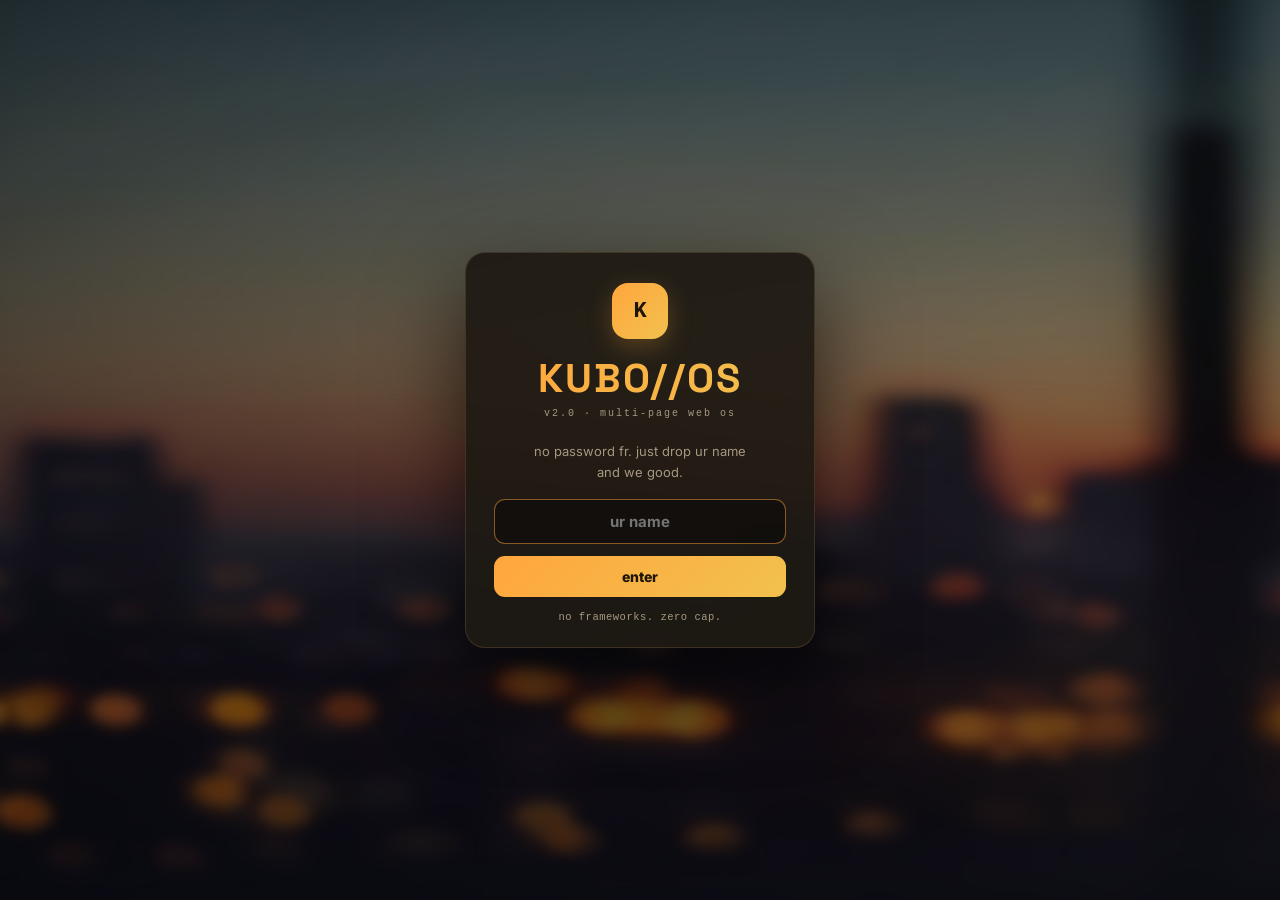
<file: index.html>
<!DOCTYPE html>
<html lang="en">
<head>
<meta charset="UTF-8">
<meta name="viewport" content="width=device-width, initial-scale=1.0">
<title>KuboOS</title>
<style>
  @import url("https://fonts.googleapis.com/css2?family=Inter:wght@400;500;600;700;800&family=Space+Grotesk:wght@500;600;700&display=swap");
  * { margin: 0; padding: 0; box-sizing: border-box; }
  :root {
    --bg: #0e0c09;
    --panel: rgba(24, 20, 15, 0.85);
    --panel2: rgba(30, 25, 19, 0.92);
    --line: rgba(255, 196, 140, 0.14);
    --txt: #f4ecdd;
    --dim: #a59880;
    --amber: #ffa63d;
    --ember: #f2703f;
    --gold: #f2c14e;
    --ink: #1d1508;
    --font: "Inter", "Segoe UI", system-ui, sans-serif;
    --disp: "Space Grotesk", "Inter", "Segoe UI", sans-serif;
    --mono: "Cascadia Code", Consolas, "Courier New", monospace;
  }
  html, body { height: 100%; }
  body {
    font-family: var(--font);
    background: var(--bg);
    color: var(--txt);
    overflow: hidden;
    user-select: none;
    -webkit-user-select: none;
  }
  ::selection { background: var(--amber); color: var(--ink); }

  /* ---------- wallpaper ---------- */
  #wallpaper {
    position: fixed; inset: 0;
    background: linear-gradient(rgba(6, 9, 16, 0.42), rgba(6, 9, 16, 0.72)),
      url("wallpaper.jpg") center / cover no-repeat var(--bg);
  }
  #vignette {
    position: absolute; inset: 0;
    background: radial-gradient(ellipse at 50% 40%, transparent 55%, rgba(4, 6, 10, 0.55) 100%);
  }
  #grid {
    position: absolute; inset: 0;
    background-image:
      linear-gradient(rgba(255, 196, 140, 0.05) 1px, transparent 1px),
      linear-gradient(90deg, rgba(255, 196, 140, 0.05) 1px, transparent 1px);
    background-size: 46px 46px;
    mask-image: radial-gradient(ellipse at 50% 45%, black 25%, transparent 72%);
    -webkit-mask-image: radial-gradient(ellipse at 50% 45%, black 25%, transparent 72%);
  }
  .orb { position: absolute; border-radius: 50%; filter: blur(100px); animation: drift 16s ease-in-out infinite alternate; }
  .orb.a { width: 420px; height: 420px; background: var(--amber); top: 6%; left: 5%; opacity: 0.13; }
  .orb.b { width: 460px; height: 460px; background: var(--ember); bottom: 4%; right: 6%; opacity: 0.12; animation-delay: -6s; }
  .orb.c { width: 340px; height: 340px; background: var(--gold); top: 42%; left: 55%; opacity: 0.08; animation-delay: -10s; }
  @keyframes drift { from { transform: translate(0, 0) scale(1); } to { transform: translate(44px, -34px) scale(1.18); } }

  /* ---------- desktop icons ---------- */
  #icons {
    position: absolute; top: 20px; left: 18px;
    display: flex; flex-direction: column; gap: 4px; z-index: 5;
  }
  .dicon {
    width: 96px; padding: 10px 6px; border-radius: 12px;
    display: flex; flex-direction: column; align-items: center; gap: 7px;
    cursor: pointer; font-size: 11.5px; font-weight: 600; color: var(--txt);
    text-align: center; border: 1px solid transparent;
    transition: background .12s, border-color .12s, transform .1s;
  }
  .dicon:hover { background: rgba(30, 25, 19, 0.55); border-color: var(--line); transform: translateY(-2px); }
  .dicon:active { transform: scale(0.94); }
  .dicon .ico {
    width: 46px; height: 46px; border-radius: 13px;
    display: grid; place-items: center; font-size: 13px; font-weight: 800;
    font-family: var(--mono); color: var(--ink);
    box-shadow: 0 6px 18px rgba(0, 0, 0, 0.5), inset 0 1px 0 rgba(255, 255, 255, 0.18);
    border: 1px solid rgba(255, 255, 255, 0.12);
  }

  /* ---------- windows ---------- */
  #windows { position: absolute; inset: 0; z-index: 10; pointer-events: none; }
  .win {
    position: absolute; min-width: 280px; min-height: 170px;
    background: var(--panel);
    backdrop-filter: blur(20px);
    -webkit-backdrop-filter: blur(20px);
    border: 1px solid var(--line);
    border-radius: 14px;
    box-shadow: 0 20px 55px rgba(0, 0, 0, 0.55);
    display: flex; flex-direction: column; overflow: hidden;
    pointer-events: auto;
    animation: winin 0.2s cubic-bezier(0.2, 0.9, 0.3, 1.2);
    transition: box-shadow .18s, border-color .18s;
  }
  @keyframes winin { from { opacity: 0; transform: scale(0.92) translateY(14px); } to { opacity: 1; transform: scale(1) translateY(0); } }
  .win.focused { border-color: rgba(255, 166, 61, 0.5); box-shadow: 0 24px 70px rgba(0, 0, 0, 0.75), 0 0 0 1px rgba(255, 166, 61, 0.22), 0 0 34px rgba(255, 166, 61, 0.16); }
  .win.maximized { inset: 0 !important; width: auto !important; height: auto !important; border-radius: 0; }
  .win.dragging .titlebar { cursor: grabbing; }
  .titlebar {
    height: 40px; flex: 0 0 40px; display: flex; align-items: center; gap: 9px;
    padding: 0 8px 0 12px; cursor: grab; touch-action: none;
    background: linear-gradient(180deg, rgba(52, 66, 94, 0.35), rgba(52, 66, 94, 0.08));
    border-bottom: 1px solid var(--line);
  }
  .win:not(.focused) .titlebar { opacity: 0.75; }
  .tchip {
    width: 22px; height: 22px; border-radius: 7px; flex: 0 0 22px;
    display: grid; place-items: center; font-size: 9px; font-weight: 800;
    font-family: var(--mono); color: var(--ink);
    border: 1px solid rgba(255, 255, 255, 0.14);
    box-shadow: inset 0 1px 0 rgba(255, 255, 255, 0.25);
  }
  .title { flex: 1; font-size: 12.5px; font-weight: 700; letter-spacing: 0.3px; display: flex; align-items: center; gap: 8px; overflow: hidden; white-space: nowrap; }
  .tb-btn {
    width: 32px; height: 27px; border: none; border-radius: 7px; cursor: pointer;
    background: transparent; color: var(--dim); font-size: 12px; line-height: 1;
    display: grid; place-items: center; transition: background .1s, color .1s, transform .08s;
  }
  .tb-btn:hover { background: rgba(255, 196, 140, 0.2); color: var(--txt); transform: translateY(-1px); }
  .tb-btn:active { transform: scale(0.9); }
  .tb-btn.close:hover { background: #e5484d; color: #fff; }
  .wframe { flex: 1; width: 100%; border: none; background: transparent; }
  .resizer {
    position: absolute; right: 0; bottom: 0; width: 18px; height: 18px;
    cursor: nwse-resize; touch-action: none;
  }
  .resizer::after {
    content: ""; position: absolute; right: 5px; bottom: 5px;
    width: 8px; height: 8px; border-right: 2px solid var(--dim); border-bottom: 2px solid var(--dim);
    border-radius: 0 0 3px 0; opacity: 0.45;
  }

  /* ---------- taskbar ---------- */
  #taskbar {
    position: fixed; left: 0; right: 0; bottom: 0; height: 54px; z-index: 100;
    display: flex; align-items: center; gap: 8px; padding: 0 12px;
    background: rgba(9, 12, 20, 0.78);
    backdrop-filter: blur(22px); -webkit-backdrop-filter: blur(22px);
    border-top: 1px solid var(--line);
  }
  #kubo {
    width: 42px; height: 42px; border: none; border-radius: 12px; cursor: pointer;
    background: linear-gradient(135deg, var(--amber), var(--gold));
    display: grid; place-items: center; font-weight: 800; font-size: 16px; color: var(--ink);
    box-shadow: 0 4px 16px rgba(255, 166, 61, 0.28), inset 0 1px 0 rgba(255, 255, 255, 0.5);
    transition: transform .12s, filter .12s; position: relative;
  }
  #kubo:hover { transform: scale(1.08) rotate(-4deg); filter: brightness(1.1); }
  #kubo .cube { font-family: var(--mono); }
  #kubo.badge::after {
    content: ""; position: absolute; top: -3px; right: -3px; width: 11px; height: 11px;
    background: var(--ember); border-radius: 50%; border: 2px solid #0e0c09;
    animation: pulse 1.4s infinite;
  }
  @keyframes pulse { 0%, 100% { transform: scale(1); } 50% { transform: scale(1.25); } }
  #runbtns { flex: 1; display: flex; gap: 7px; overflow-x: auto; align-items: center; }
  #runbtns::-webkit-scrollbar { height: 0; }
  .rbtn {
    height: 38px; padding: 0 14px; border: 1px solid var(--line); border-radius: 10px; cursor: pointer;
    background: rgba(255, 196, 140, 0.07); color: var(--txt);
    font-size: 12px; font-weight: 600; display: flex; align-items: center; gap: 8px;
    white-space: nowrap; transition: background .12s, transform .08s, opacity .12s;
    font-family: var(--font);
  }
  .rbtn:hover { background: rgba(255, 196, 140, 0.18); transform: translateY(-1px); }
  .rbtn:active { transform: scale(0.96); }
  .rbtn.active { background: rgba(255, 166, 61, 0.12); border-color: rgba(255, 166, 61, 0.35); }
  .rbtn.min { opacity: 0.55; }
  .rbtn .dot { width: 7px; height: 7px; border-radius: 50%; background: var(--amber); box-shadow: 0 0 6px rgba(255, 166, 61, 0.8); }
  .rbtn.min .dot { background: var(--dim); box-shadow: none; }
  #clock {
    padding: 4px 10px; text-align: right; font-size: 11px; color: var(--dim); line-height: 1.4;
    border-left: 1px solid var(--line); margin-left: 2px; border-radius: 8px;
    transition: background .12s;
  }
  #clock:hover { background: rgba(255, 196, 140, 0.08); }
  #clock .t { font-weight: 700; font-size: 14px; color: var(--txt); font-variant-numeric: tabular-nums; letter-spacing: 0.5px; }
  #clock .t i { font-style: normal; color: var(--amber); }
  #clock .d { color: var(--dim); }

  /* ---------- start menu ---------- */
  #startmenu {
    position: fixed; left: 12px; bottom: 64px; width: 360px; z-index: 99;
    background: var(--panel2); border: 1px solid var(--line); border-radius: 16px;
    box-shadow: 0 26px 70px rgba(0, 0, 0, 0.6); padding: 16px;
    display: none; backdrop-filter: blur(24px); -webkit-backdrop-filter: blur(24px);
    animation: menuin 0.16s ease-out;
  }
  @keyframes menuin { from { opacity: 0; transform: translateY(10px) scale(0.98); } to { opacity: 1; transform: none; } }
  #startmenu.open { display: block; }
  #smhead { display: flex; align-items: center; gap: 10px; margin-bottom: 12px; }
  #smhead .cube {
    width: 34px; height: 34px; border-radius: 10px; display: grid; place-items: center;
    background: linear-gradient(135deg, var(--amber), var(--gold));
    font-family: var(--mono); font-weight: 800; color: var(--ink); font-size: 15px;
  }
  #smhead .who { font-size: 13px; font-weight: 700; }
  #smhead .sub { font-size: 10.5px; color: var(--dim); }
  #smgrid { display: grid; grid-template-columns: 1fr 1fr; gap: 8px; }
  .smitem {
    display: flex; align-items: center; gap: 10px; padding: 10px;
    border: 1px solid var(--line); border-radius: 11px; cursor: pointer;
    background: rgba(255, 196, 140, 0.05); transition: background .1s, transform .06s;
  }
  .smitem:hover { background: rgba(255, 196, 140, 0.15); transform: scale(1.02); }
  .smitem .ico {
    width: 30px; height: 30px; border-radius: 8px; display: grid; place-items: center; font-size: 10px; font-weight: 800;
    font-family: var(--mono); color: var(--ink);
    border: 1px solid rgba(255, 255, 255, 0.12);
  }
  .smitem .nm { font-size: 12.5px; font-weight: 600; }
  #smfoot { margin-top: 12px; font-size: 10px; color: var(--dim); text-align: center; font-family: var(--mono); }

  /* ---------- toasts ---------- */
  #toasts { position: fixed; right: 14px; bottom: 66px; z-index: 300; display: flex; flex-direction: column; gap: 8px; align-items: flex-end; }
  .toast {
    background: var(--panel2); border: 1px solid var(--line); border-radius: 12px;
    padding: 11px 16px; font-size: 12.5px; font-weight: 600; color: var(--txt);
    box-shadow: 0 12px 34px rgba(0, 0, 0, 0.5); cursor: pointer;
    animation: toastin 0.25s cubic-bezier(0.2, 0.9, 0.3, 1.2);
    max-width: 300px; backdrop-filter: blur(16px);
  }
  .toast.bye { animation: toastout 0.25s ease-in forwards; }
  .toast b { color: var(--amber); }
  @keyframes toastin { from { opacity: 0; transform: translateX(30px) scale(0.95); } to { opacity: 1; transform: none; } }
  @keyframes toastout { to { opacity: 0; transform: translateX(30px) scale(0.95); } }

  /* ---------- modal ---------- */
  #modal {
    position: fixed; inset: 0; z-index: 400; display: none; place-items: center;
    background: rgba(4, 6, 10, 0.6); backdrop-filter: blur(6px); -webkit-backdrop-filter: blur(6px);
  }
  #modal.open { display: grid; }
  #modal .box {
    width: 320px; background: var(--panel2); border: 1px solid var(--line); border-radius: 16px;
    padding: 20px; box-shadow: 0 30px 80px rgba(0, 0, 0, 0.65);
    animation: menuin 0.18s ease-out;
  }
  #modal .box p { font-size: 13.5px; line-height: 1.6; margin-bottom: 18px; }
  #modal .btns { display: flex; gap: 8px; justify-content: flex-end; }
  #modal button {
    border: 1px solid var(--line); background: rgba(255, 196, 140, 0.1); color: var(--txt);
    border-radius: 9px; padding: 7px 16px; font-size: 12.5px; font-weight: 700; cursor: pointer;
    transition: background .1s, transform .06s;
  }
  #modal button:hover { background: rgba(255, 196, 140, 0.22); transform: translateY(-1px); }
  #modal button.ok { background: linear-gradient(135deg, #e5484d, #ff7b6b); color: #fff; border: none; }

  /* ---------- boot ---------- */
  #boot {
    position: fixed; inset: 0; z-index: 999; background: var(--bg);
    display: flex; flex-direction: column; align-items: center; justify-content: center; gap: 20px;
    transition: opacity .6s; cursor: wait;
  }
  #boot .logo {
    font-family: var(--disp); font-weight: 700; font-size: 54px; letter-spacing: 3px;
    background: linear-gradient(90deg, var(--amber), var(--ember), var(--gold));
    -webkit-background-clip: text; background-clip: text; color: transparent;
    animation: bootglow 1.8s ease-in-out infinite alternate;
  }
  @keyframes bootglow { from { opacity: 0.85; } to { opacity: 1; } }
  #bootbar { width: 280px; height: 6px; border-radius: 3px; background: rgba(255, 196, 140, 0.14); overflow: hidden; }
  #bootbar i { display: block; height: 100%; width: 0%; background: linear-gradient(90deg, var(--amber), var(--ember)); transition: width .3s; border-radius: 3px; }
  #boot .txt { font-size: 11.5px; color: var(--dim); font-family: var(--mono); letter-spacing: 1px; }
</style>
</head>
<body>

<div id="wallpaper">
  <div id="grid"></div>
  <div class="orb a"></div>
  <div class="orb b"></div>
  <div class="orb c"></div>
  <div id="vignette"></div>
</div>

<div id="icons"></div>
<div id="windows"></div>

<div id="taskbar">
  <button id="kubo" title="kubo menu"><span class="cube">K</span></button>
  <div id="runbtns"></div>
  <div id="clock"><div class="t">--:--:--</div><div class="d">----</div></div>
</div>

<div id="startmenu">
  <div id="smhead">
    <span class="cube">K</span>
    <div><div class="who" id="smwho">hey, there</div><div class="sub">kubo os · v2.0</div></div>
  </div>
  <div id="smgrid"></div>
  <div id="smfoot">no password. no rules. just vibes.</div>
</div>

<div id="toasts"></div>
<div id="modal"><div class="box"><p id="modal-text"></p><div class="btns"><button id="modal-cancel">nah</button><button class="ok" id="modal-ok">yeah</button></div></div></div>

<div id="boot">
  <div class="logo">KUBO//OS</div>
  <div id="bootbar"><i></i></div>
  <div class="txt" id="boottxt">powering up...</div>
</div>

<script>
(function () {
  "use strict";

  var GRADS = {
    hello: "linear-gradient(135deg,#ffd166,#ff9e42)",
    notes: "linear-gradient(135deg,#a7c957,#6a994e)",
    calc:  "linear-gradient(135deg,#e76f51,#c0472f)",
    term:  "linear-gradient(135deg,#8d6e63,#5d4037)",
    about: "linear-gradient(135deg,#d4a373,#a97c50)"
  };

  var APPS = [
    { id: "hello",  name: "Welcome",    icon: "WE", src: "apps/hello.html", w: 480, h: 460 },
    { id: "notes",  name: "Notes",      icon: "NT", src: "apps/notes.html", w: 460, h: 420 },
    { id: "calc",   name: "Calculator", icon: "CA", src: "apps/calc.html",  w: 300, h: 440 },
    { id: "term",   name: "Terminal",   icon: "TR", src: "apps/term.html",  w: 560, h: 380 },
    { id: "about",  name: "About",      icon: "AB", src: "apps/about.html", w: 420, h: 430 }
  ];

  var windows = {};
  var zTop = 100;
  var nextX = 90, nextY = 55;

  function toast(msg) {
    var t = document.createElement("div");
    t.className = "toast";
    t.innerHTML = msg;
    t.onclick = function () { dismiss(t); };
    document.getElementById("toasts").appendChild(t);
    setTimeout(function () { dismiss(t); }, 3200);
    function dismiss(el) {
      el.classList.add("bye");
      setTimeout(function () { el.remove(); }, 250);
    }
  }

  function ask(text, onOk) {
    var m = document.getElementById("modal");
    document.getElementById("modal-text").textContent = text;
    var ok = document.getElementById("modal-ok");
    var cancel = document.getElementById("modal-cancel");
    function close() {
      m.classList.remove("open");
      ok.onclick = cancel.onclick = null;
      document.removeEventListener("keydown", esc);
    }
    function esc(e) { if (e.key === "Escape") close(); }
    ok.onclick = function () { close(); onOk && onOk(); };
    cancel.onclick = close;
    document.addEventListener("keydown", esc);
    m.classList.add("open");
    ok.focus();
  }

  /* ============ window manager ============ */
  function openApp(id) {
    var app = null;
    for (var i = 0; i < APPS.length; i++) if (APPS[i].id === id) app = APPS[i];
    if (!app) return;
    if (windows[id]) { focusWin(id); return; }

    var win = document.createElement("div");
    win.className = "win";
    win.id = "win-" + id;
    win.style.width = app.w + "px";
    win.style.height = app.h + "px";
    win.style.left = Math.min(nextX, Math.max(10, window.innerWidth - app.w - 30)) + "px";
    win.style.top = Math.min(nextY, window.innerHeight - app.h - 90) + "px";
    nextX = (nextX + 45) % (window.innerWidth - 360) + 20;
    nextY = (nextY + 45) % (window.innerHeight - 300) + 20;

    var tbar = document.createElement("div");
    tbar.className = "titlebar";
    tbar.innerHTML = '<span class="title"><span class="tchip" style="background:' + GRADS[id] + '">' + app.icon + '</span>' + app.name + "</span>";
    var btnMax = document.createElement("button");
    btnMax.className = "tb-btn"; btnMax.innerHTML = "▢"; btnMax.title = "maximize (double-click bar)";
    var btnMin = document.createElement("button");
    btnMin.className = "tb-btn"; btnMin.innerHTML = "&minus;"; btnMin.title = "minimize";
    var btnClose = document.createElement("button");
    btnClose.className = "tb-btn close"; btnClose.innerHTML = "✕"; btnClose.title = "close";
    tbar.appendChild(btnMin); tbar.appendChild(btnMax); tbar.appendChild(btnClose);

    var frame = document.createElement("iframe");
    frame.className = "wframe";
    frame.src = app.src;
    frame.title = app.name;

    var resizer = document.createElement("div");
    resizer.className = "resizer";

    win.appendChild(tbar); win.appendChild(frame); win.appendChild(resizer);
    document.getElementById("windows").appendChild(win);

    windows[id] = { win: win, frame: frame, minimized: false };

    frame.addEventListener("load", function () {
      try {
        frame.contentWindow.addEventListener("pointerdown", function () { focusWin(id); }, true);
      } catch (e) {}
    });

    addRunBtn(id, app);
    makeDraggable(win, tbar);
    makeResizable(win, resizer);

    btnClose.onclick = function () { closeApp(id); };
    btnMin.onclick = function () { minimizeApp(id); };
    btnMax.onclick = function () { maximizeApp(id); };
    tbar.ondblclick = function () { maximizeApp(id); };
    win.addEventListener("pointerdown", function () { focusWin(id); });

    focusWin(id);
  }

  function focusWin(id) {
    var w = windows[id]; if (!w) return;
    w.minimized = false;
    w.win.classList.add("focused");
    w.win.style.display = "flex";
    zTop += 1;
    w.win.style.zIndex = zTop;
    for (var k in windows) if (k !== id) windows[k].win.classList.remove("focused");
    paintRunBtns();
    document.getElementById("kubo").classList.remove("badge");
  }

  function minimizeApp(id) {
    var w = windows[id]; if (!w) return;
    w.minimized = true;
    w.win.style.display = "none";
    document.getElementById("kubo").classList.add("badge");
    paintRunBtns();
  }

  function maximizeApp(id) {
    var w = windows[id]; if (!w) return;
    w.win.classList.toggle("maximized");
    paintRunBtns();
  }

  function closeApp(id) {
    var w = windows[id]; if (!w) return;
    w.win.remove();
    delete windows[id];
    var b = document.querySelector('.rbtn[data-id="' + id + '"]');
    if (b) b.remove();
  }

  function makeDraggable(win, tbar) {
    tbar.addEventListener("pointerdown", function (e) {
      if (e.target.closest(".tb-btn")) return;
      var wasMax = win.classList.contains("maximized");
      if (wasMax) {
        win.classList.remove("maximized");
        win.style.width = Math.min(820, window.innerWidth * 0.7) + "px";
        win.style.height = Math.min(560, window.innerHeight * 0.7) + "px";
        win.style.left = Math.max(10, e.clientX - win.offsetWidth / 2) + "px";
        win.style.top = Math.max(4, e.clientY - 22) + "px";
      }
      var sx = e.clientX, sy = e.clientY;
      var ox = win.offsetLeft, oy = win.offsetTop;
      win.classList.add("dragging");
      var mv = function (ev) {
        win.style.left = Math.max(-win.offsetWidth + 80, Math.min(window.innerWidth - 40, ox + ev.clientX - sx)) + "px";
        win.style.top = Math.max(0, Math.min(window.innerHeight - 60, oy + ev.clientY - sy)) + "px";
      };
      var up = function (ev) {
        win.classList.remove("dragging");
        window.removeEventListener("pointermove", mv);
        window.removeEventListener("pointerup", up);
        if (!wasMax && !win.classList.contains("maximized") && ev.clientY <= 10) maximizeApp(win.id.replace("win-", ""));
      };
      window.addEventListener("pointermove", mv);
      window.addEventListener("pointerup", up);
    });
  }

  function makeResizable(win, rz) {
    rz.addEventListener("pointerdown", function (e) {
      var sx = e.clientX, sy = e.clientY;
      var ow = win.offsetWidth, oh = win.offsetHeight;
      var mv = function (ev) {
        win.style.width = Math.max(280, ow + ev.clientX - sx) + "px";
        win.style.height = Math.max(170, oh + ev.clientY - sy) + "px";
      };
      var up = function () {
        window.removeEventListener("pointermove", mv);
        window.removeEventListener("pointerup", up);
      };
      window.addEventListener("pointermove", mv);
      window.addEventListener("pointerup", up);
    });
  }

  /* ============ taskbar ============ */
  function addRunBtn(id, app) {
    var b = document.createElement("button");
    b.className = "rbtn";
    b.dataset.id = id;
    b.title = app.name;
    b.innerHTML = '<span class="dot"></span>' + app.icon + " " + app.name;
    b.onclick = function () {
      var w = windows[id];
      if (w && w.minimized) focusWin(id);
      else if (w && w.win.classList.contains("focused")) minimizeApp(id);
      else if (w) focusWin(id);
      else openApp(id);
    };
    document.getElementById("runbtns").appendChild(b);
    paintRunBtns();
  }

  function paintRunBtns() {
    for (var k in windows) {
      var b = document.querySelector('.rbtn[data-id="' + k + '"]');
      if (!b) continue;
      var w = windows[k];
      b.classList.toggle("active", !w.minimized && w.win.classList.contains("focused"));
      b.classList.toggle("min", w.minimized);
    }
  }

  /* ============ clock ============ */
  function tick() {
    var n = new Date();
    var h = String(n.getHours()).padStart(2, "0");
    var m = String(n.getMinutes()).padStart(2, "0");
    var s = String(n.getSeconds()).padStart(2, "0");
    var days = ["sunday", "monday", "tuesday", "wednesday", "thursday", "friday", "saturday"];
    var months = ["jan", "feb", "mar", "apr", "may", "jun", "jul", "aug", "sep", "oct", "nov", "dec"];
    document.querySelector("#clock .t").innerHTML = h + ":" + m + ':<i>' + s + "</i>";
    document.querySelector("#clock .d").textContent = days[n.getDay()] + ", " + n.getDate() + " " + months[n.getMonth()] + " " + n.getFullYear();
  }
  setInterval(tick, 1000);
  tick();

  /* ============ start menu + desktop icons ============ */
  var smgrid = document.getElementById("smgrid");
  var icoGrid = document.getElementById("icons");
  APPS.forEach(function (a) {
    var si = document.createElement("div");
    si.className = "smitem";
    si.innerHTML = '<span class="ico" style="background:' + GRADS[a.id] + '">' + a.icon + '</span><span class="nm">' + a.name + "</span>";
    si.onclick = function () { toggleMenu(false); openApp(a.id); };
    smgrid.appendChild(si);

    var di = document.createElement("div");
    di.className = "dicon";
    di.innerHTML = '<span class="ico" style="background:' + GRADS[a.id] + '">' + a.icon + "</span><span>" + a.name + "</span>";
    di.onclick = function () { openApp(a.id); };
    icoGrid.appendChild(di);
  });

  var kubo = document.getElementById("kubo");
  kubo.onclick = function (e) { e.stopPropagation(); toggleMenu(); };
  function toggleMenu(force) {
    var sm = document.getElementById("startmenu");
    var open = force === undefined ? !sm.classList.contains("open") : force;
    sm.classList.toggle("open", open);
    if (open) {
      kubo.classList.remove("badge");
      document.getElementById("smwho").textContent = "hey, " + storedName;
    }
  }
  document.addEventListener("pointerdown", function (e) {
    if (!e.target.closest("#startmenu") && !e.target.closest("#kubo")) toggleMenu(false);
  });

  /* ============ boot ============ */
  function doBoot() {
    var lines = ["powering up...", "loading pages (all 7 of them)...", "polishing pixels...", "sheesh, almost done...", "sup, " + storedName + "."];
    var boot = document.getElementById("boot");
    boot.style.display = "flex";
    var bar = document.querySelector("#bootbar i");
    var txt = document.getElementById("boottxt");
    var p = 0, li = 0;
    txt.textContent = lines[0];
    var iv = setInterval(function () {
      p += 6 + Math.random() * 16;
      if (p > 30 && li < 1) { li = 1; txt.textContent = lines[1]; }
      else if (p > 55 && li < 2) { li = 2; txt.textContent = lines[2]; }
      else if (p > 78 && li < 3) { li = 3; txt.textContent = lines[3]; }
      if (p >= 100) {
        p = 100; clearInterval(iv);
        txt.textContent = lines[4];
        boot.style.opacity = "0";
        setTimeout(function () {
          boot.remove();
          if (!localStorage.getItem("kubo_welcomed")) {
            localStorage.setItem("kubo_welcomed", "1");
            openApp("hello");
            toast("u in, <b>" + storedName + "</b>. no password, no drama. just vibes.");
          }
        }, 600);
      }
      bar.style.width = p + "%";
    }, 100);
  }

  /* ============ resize handling ============ */
  window.addEventListener("resize", function () {
    for (var k in windows) {
      var w = windows[k].win;
      if (w.classList.contains("maximized")) continue;
      w.style.left = Math.max(0, Math.min(parseInt(w.style.left) || 0, window.innerWidth - 120)) + "px";
      w.style.top = Math.max(0, Math.min(parseInt(w.style.top) || 0, window.innerHeight - 120)) + "px";
    }
  });

  /* ============ boot flow ============ */
  var storedName = localStorage.getItem("kubo_name") || "";
  if (!storedName) {
    window.location.replace("lockscreen.html");
    return;
  }
  doBoot();

  /* ============ api for app pages ============ */
  window.kuboOS = { openApp: openApp, toast: toast, ask: ask };
})();
</script>
</body>
</html>
</file>
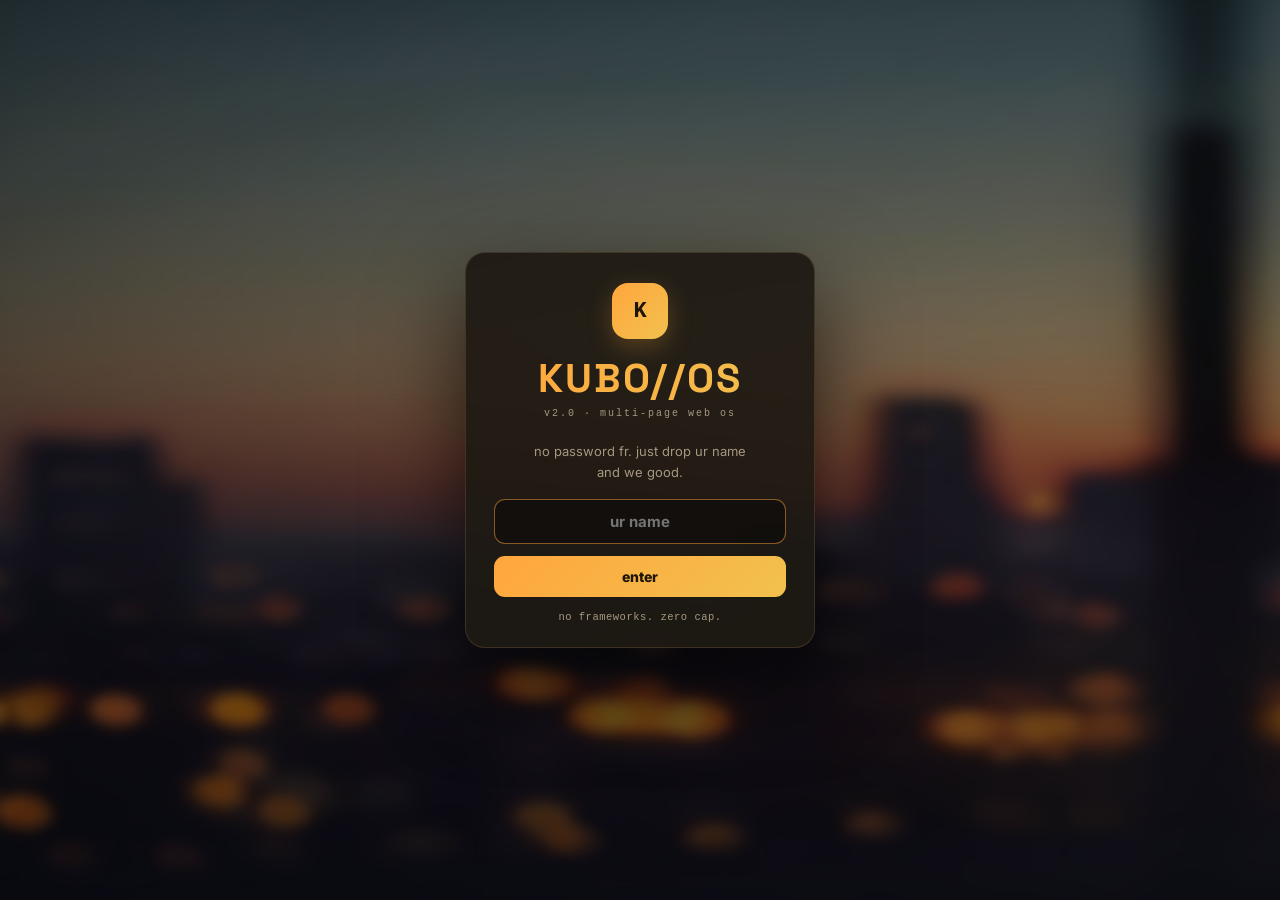
<file: lockscreen.html>
<!DOCTYPE html>
<html lang="en">
<head>
<meta charset="UTF-8">
<title>KuboOS</title>
<style>
  @import url("https://fonts.googleapis.com/css2?family=Inter:wght@400;500;600;700;800&family=Space+Grotesk:wght@500;600;700&display=swap");
  * { margin: 0; padding: 0; box-sizing: border-box; }
  :root {
    --bg: #0e0c09;
    --panel2: rgba(30, 25, 19, 0.92);
    --line: rgba(255, 196, 140, 0.14);
    --txt: #f4ecdd;
    --dim: #a59880;
    --amber: #ffa63d;
    --gold: #f2c14e;
    --ink: #1d1508;
    --font: "Inter", "Segoe UI", system-ui, sans-serif;
    --disp: "Space Grotesk", "Inter", "Segoe UI", sans-serif;
    --mono: "Cascadia Code", Consolas, "Courier New", monospace;
  }
  html, body { height: 100%; }
  body {
    font-family: var(--font);
    background: var(--bg);
    color: var(--txt);
    overflow: hidden;
    user-select: none;
    -webkit-user-select: none;
  }
  ::selection { background: var(--amber); color: var(--ink); }
  #lock { position: fixed; inset: 0; z-index: 900; background: var(--bg); display: grid; place-items: center; }
  #lock .lockbg {
    position: absolute; inset: 0;
    background: linear-gradient(rgba(6, 9, 16, 0.35), rgba(6, 9, 16, 0.65)), url("wallpaper.jpg") center / cover no-repeat;
    filter: blur(6px) saturate(1.15); transform: scale(1.05);
  }
  #lock .card {
    position: relative; z-index: 1; width: 350px; text-align: center;
    background: var(--panel2); border: 1px solid var(--line); border-radius: 20px;
    padding: 30px 28px 24px; box-shadow: 0 34px 90px rgba(0, 0, 0, 0.7);
    animation: pop 0.3s ease-out;
  }
  @keyframes pop { from { opacity: 0; transform: translateY(16px) scale(0.97); } to { opacity: 1; transform: none; } }
  #lock .lgo {
    width: 56px; height: 56px; border-radius: 16px; margin: 0 auto 14px;
    display: grid; place-items: center; font-family: var(--mono); font-weight: 800; font-size: 22px; color: var(--ink);
    background: linear-gradient(135deg, var(--amber), var(--gold));
    box-shadow: 0 8px 24px rgba(255, 166, 61, 0.25);
  }
  #lock .big {
    font-family: var(--disp); font-size: 40px; font-weight: 700; letter-spacing: 2px; margin-bottom: 4px;
    background: linear-gradient(90deg, var(--amber), var(--gold));
    -webkit-background-clip: text; background-clip: text; color: transparent;
  }
  #lock .ver { font-size: 10px; color: var(--dim); font-family: var(--mono); letter-spacing: 2px; display: block; margin-bottom: 22px; }
  #lock .msg { font-size: 13px; color: var(--dim); line-height: 1.6; margin-bottom: 16px; }
  #lock .msg b { color: var(--txt); }
  #lock input {
    width: 100%; background: rgba(14, 12, 9, 0.7); border: 1px solid var(--line); border-radius: 11px;
    padding: 12px 14px; color: var(--txt); font-size: 15px; font-weight: 700; text-align: center;
    outline: none; font-family: var(--font); margin-bottom: 12px;
  }
  #lock input:focus { border-color: rgba(255, 166, 61, 0.5); }
  #lock button {
    width: 100%; border: none; border-radius: 11px; padding: 12px; cursor: pointer;
    background: linear-gradient(135deg, var(--amber), var(--gold)); color: var(--ink);
    font-size: 14px; font-weight: 800; font-family: var(--font);
    transition: transform .08s, filter .1s;
  }
  #lock button:hover { transform: translateY(-1px); filter: brightness(1.06); }
  #lock button:active { transform: scale(0.97); }
  #lock .chg {
    margin-top: 14px; font-size: 11px; color: var(--dim); background: none; border: none;
    cursor: pointer; padding: 0; font-weight: 600; text-decoration: underline; width: auto;
  }
  #lock .chg:hover { color: var(--gold); }
  #lock .foot { margin-top: 14px; font-size: 10.5px; color: var(--dim); font-family: var(--mono); letter-spacing: .5px; }
</style>
</head>
<body>
<div id="lock">
  <div class="lockbg"></div>
  <div class="card">
    <div class="lgo">K</div>
    <div class="big">KUBO//OS</div>
    <span class="ver">v2.0 · multi-page web os</span>
    <div class="msg" id="lockmsg">no password fr. just drop ur name<br>and we good.</div>
    <input id="lockname" placeholder="ur name" maxlength="24">
    <button id="lockgo">enter</button>
    <button class="chg" id="lockchg" style="display:none">not u? change name</button>
    <div class="foot">no frameworks. zero cap.</div>
  </div>
</div>
<script>
var storedName = localStorage.getItem("kubo_name") || "";
var lockName = document.getElementById("lockname");
var lockMsg = document.getElementById("lockmsg");
var lockChg = document.getElementById("lockchg");
var lockGo = document.getElementById("lockgo");
function lockAsk(force) {
  if (!force && storedName) {
    lockMsg.innerHTML = "oh hey, <b>" + storedName + "</b>. missed u fr.<br>hit enter. we good.";
    lockName.style.display = "none";
    lockChg.style.display = "inline-block";
    lockGo.textContent = "unlock";
  } else {
    lockMsg.innerHTML = "no password fr. just drop ur name<br>and we good.";
    lockName.style.display = "block";
    lockChg.style.display = "none";
    lockGo.textContent = "enter";
    lockName.value = storedName;
  }
}
lockAsk(false);
function unlock() {
  var n = lockName.value.trim();
  if (!n && !storedName) { lockName.focus(); return; }
  if (n) { storedName = n; localStorage.setItem("kubo_name", n); }
  window.location.href = "index.html";
}
lockGo.onclick = unlock;
lockChg.onclick = function () { lockAsk(true); lockName.focus(); };
lockName.addEventListener("keydown", function (e) { if (e.key === "Enter") unlock(); });
lockName.focus();
</script>
</body>
</html>
</file>
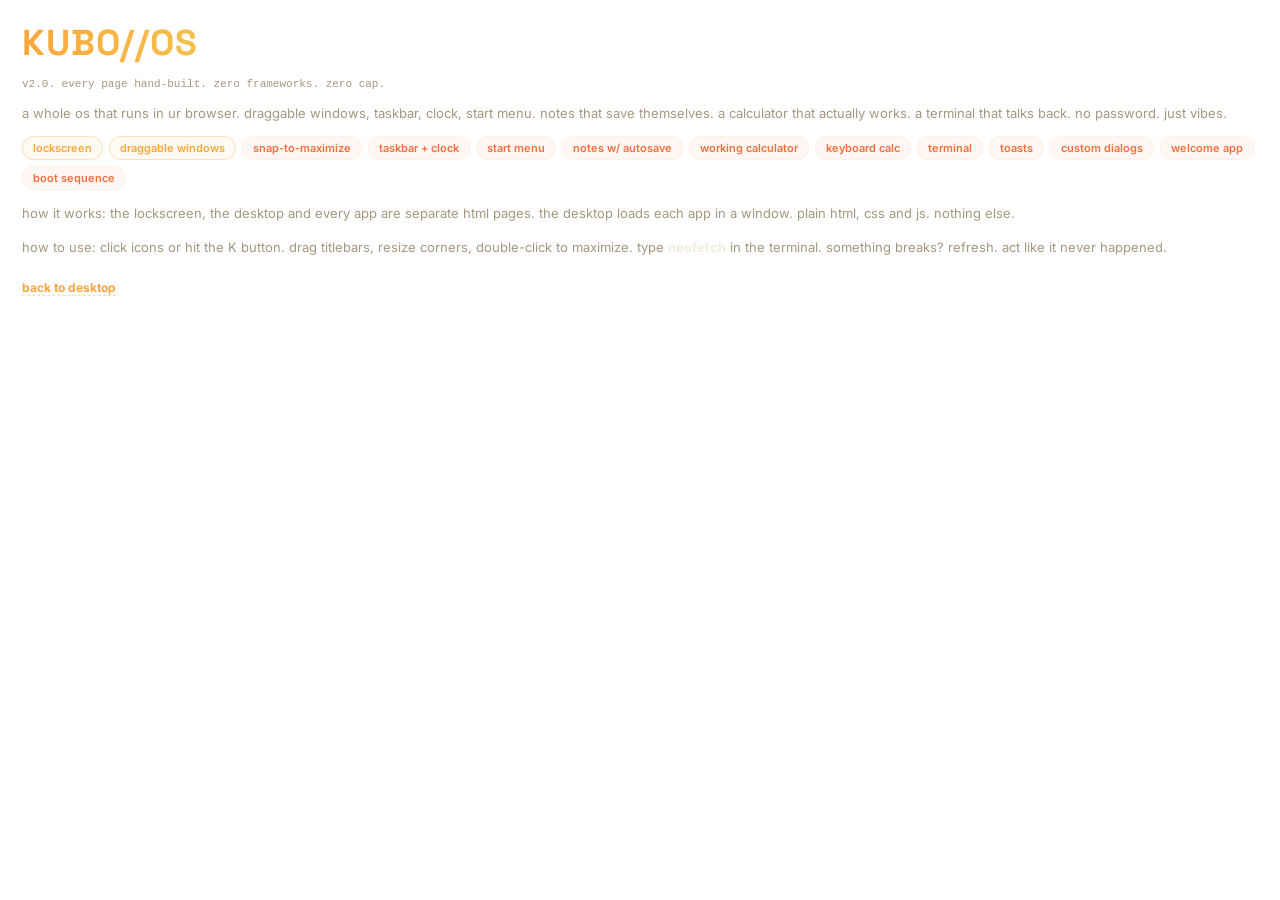
<file: apps/about.html>
<!DOCTYPE html>
<html lang="en">
<head>
<meta charset="UTF-8">
<title>About</title>
<link rel="stylesheet" href="app.css">
<style>
  .about { padding: 20px 22px; display: flex; flex-direction: column; gap: 12px; align-items: flex-start; }
  .about .big {
    font-family: var(--disp); font-weight: 700; font-size: 36px; letter-spacing: 1px;
    background: linear-gradient(90deg, var(--amber), var(--gold));
    -webkit-background-clip: text; background-clip: text; color: transparent;
  }
  .about .ver { font-size: 11px; color: var(--dim); font-family: var(--mono); }
  .about p { font-size: 13px; line-height: 1.7; color: var(--dim); }
  .about p b { color: var(--txt); }
  .about .tags { display: flex; flex-wrap: wrap; gap: 6px; }
  .about .tags span {
    font-size: 11px; font-weight: 600; padding: 4px 10px; border-radius: 20px;
    border: 1px solid var(--line); color: var(--ember); background: rgba(242, 112, 63, 0.06);
  }
  .about .tags span.lm { color: var(--amber); background: rgba(255, 166, 61, 0.06); border-color: rgba(255, 166, 61, 0.3); }
  .about .back { margin-top: 6px; }
  .about .back a { color: var(--amber); font-size: 12px; font-weight: 700; text-decoration: none; border-bottom: 1px dashed rgba(255, 166, 61, 0.4); }
</style>
</head>
<body>
<div class="about">
  <div class="big">KUBO//OS</div>
  <span class="ver">v2.0. every page hand-built. zero frameworks. zero cap.</span>
  <p>a whole os that runs in ur browser. draggable windows, taskbar, clock, start menu. notes that save themselves. a calculator that actually works. a terminal that talks back. no password. just vibes.</p>
  <div class="tags"><span class="lm">lockscreen</span><span class="lm">draggable windows</span><span>snap-to-maximize</span><span>taskbar + clock</span><span>start menu</span><span>notes w/ autosave</span><span>working calculator</span><span>keyboard calc</span><span>terminal</span><span>toasts</span><span>custom dialogs</span><span>welcome app</span><span>boot sequence</span></div>
  <p>how it works: the lockscreen, the desktop and every app are separate html pages. the desktop loads each app in a window. plain html, css and js. nothing else.</p>
  <p>how to use: click icons or hit the K button. drag titlebars, resize corners, double-click to maximize. type <b>neofetch</b> in the terminal. something breaks? refresh. act like it never happened.</p>
  <div class="back"><a href="../index.html">back to desktop</a></div>
</div>
</body>
</html>
</file>
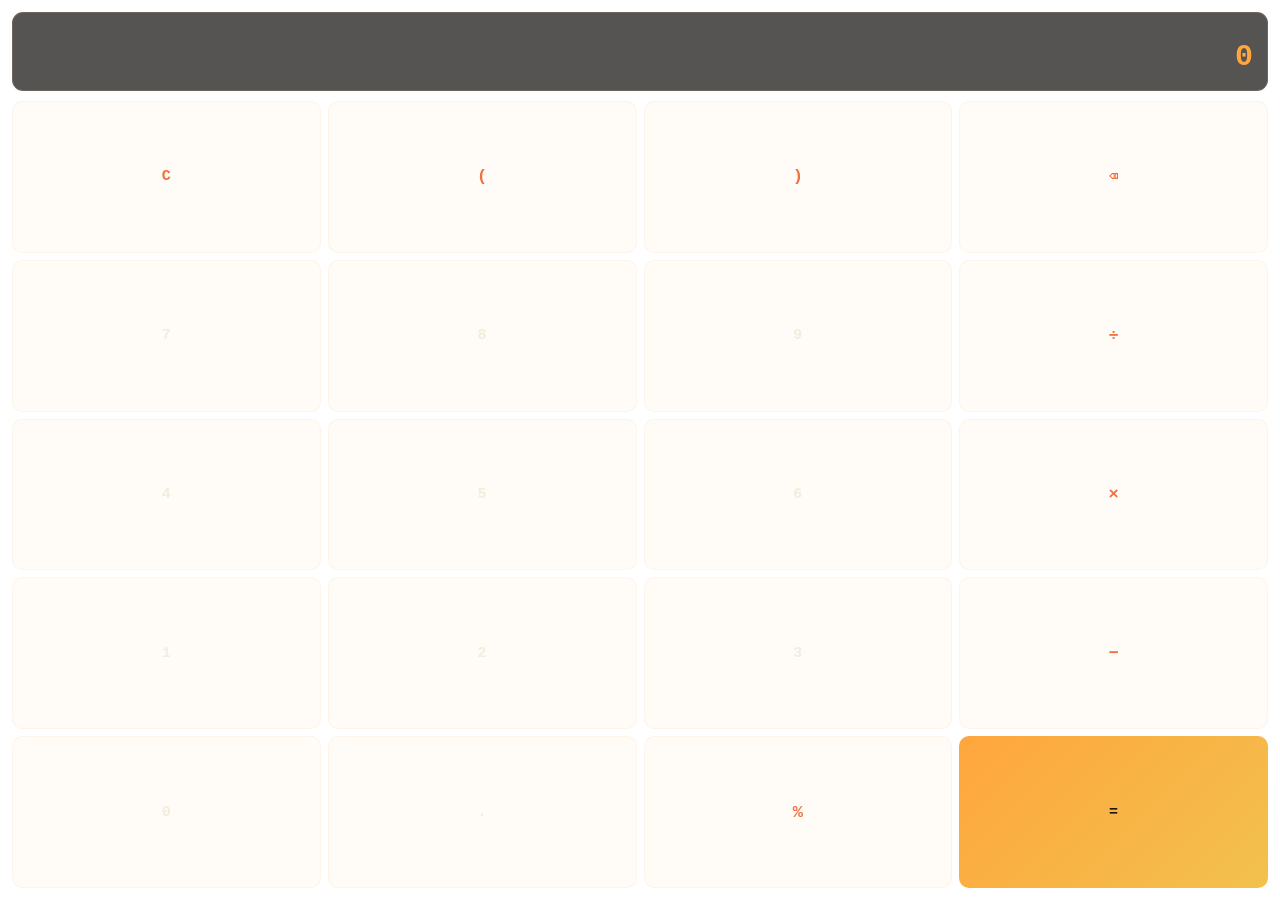
<file: apps/calc.html>
<!DOCTYPE html>
<html lang="en">
<head>
<meta charset="UTF-8">
<title>Calculator</title>
<link rel="stylesheet" href="app.css">
<style>
  .calc { padding: 12px; display: flex; flex-direction: column; gap: 10px; height: 100%; }
  .calc .scr {
    background: rgba(14, 12, 9, 0.7); border: 1px solid var(--line); border-radius: 11px;
    padding: 12px 14px; text-align: right; font-family: var(--mono);
  }
  .calc .scr .expr { font-size: 12px; color: var(--dim); min-height: 15px; word-break: break-all; }
  .calc .scr .res { font-size: 30px; font-weight: 700; color: var(--amber); min-height: 38px; word-break: break-all; }
  .calc .keys { flex: 1; display: grid; grid-template-columns: repeat(4, 1fr); gap: 7px; }
  .calc button {
    border: 1px solid var(--line); background: rgba(255, 196, 140, 0.07); color: var(--txt);
    border-radius: 10px; font-size: 15px; font-weight: 700; cursor: pointer; transition: background .08s, transform .05s;
    font-family: var(--mono);
  }
  .calc button:hover { background: rgba(255, 196, 140, 0.2); }
  .calc button:active { transform: scale(0.92); }
  .calc .op { color: var(--ember); font-size: 17px; }
  .calc .eq { background: linear-gradient(135deg, var(--amber), var(--gold)); color: var(--ink); font-weight: 800; border: none; }
  .calc .clr { color: var(--ember); }
  .calc .bsp { color: var(--ember); }
</style>
</head>
<body>
<div class="calc">
  <div class="scr"><div class="expr" id="cexpr"></div><div class="res" id="cres">0</div></div>
  <div class="keys" id="ckeys"></div>
</div>
<script>
(function () {
  var scrE = document.getElementById("cexpr");
  var scrR = document.getElementById("cres");
  var expr = "";
  var keys = [["C", "clr"], ["(", "op"], [")", "op"], ["⌫", "bsp"],
              ["7", ""], ["8", ""], ["9", ""], ["÷", "op"],
              ["4", ""], ["5", ""], ["6", ""], ["×", "op"],
              ["1", ""], ["2", ""], ["3", ""], ["−", "op"],
              ["0", ""], [".", ""], ["%", "op"], ["=", "eq"]];
  var kg = document.getElementById("ckeys");
  keys.forEach(function (k) {
    var b = document.createElement("button");
    b.textContent = k[0];
    b.className = k[1];
    b.onclick = function () { press(k[0]); };
    kg.appendChild(b);
  });
  function press(k) {
    if (k === "C") { expr = ""; scrE.textContent = ""; scrR.textContent = "0"; return; }
    if (k === "⌫") { expr = expr.slice(0, -1); render(); return; }
    if (k === "=") { evaluate(); return; }
    var l = expr.slice(-1);
    if (["÷", "×", "−", "+"].indexOf(k) >= 0 && expr !== "" && ["÷", "×", "−", "+", "(", ".", ""].indexOf(l) >= 0) { expr = expr.slice(0, -1) + k; render(); return; }
    if (k === "." && l === ".") return;
    if (k === "%") { if (expr) { expr = (parseFloat(expr) / 100).toString(); render(); } return; }
    expr += k; render();
  }
  function render() { scrE.textContent = expr; scrR.textContent = expr === "" ? "0" : expr; }
  function evaluate() {
    try {
      if (!expr) return;
      var clean = expr.replace(/÷/g, "/").replace(/×/g, "*").replace(/−/g, "-");
      var out = Function("return (" + clean + ")")();
      if (typeof out !== "number" || !isFinite(out)) throw new Error("math broke");
      scrE.textContent = expr + " =";
      expr = String(parseFloat(out.toPrecision(12)));
      scrR.textContent = expr;
    } catch (e) { scrR.textContent = "uh oh. math broke"; expr = ""; }
  }
  document.addEventListener("keydown", function (e) {
    var map = { "0": "0", "1": "1", "2": "2", "3": "3", "4": "4", "5": "5", "6": "6", "7": "7", "8": "8", "9": "9", ".": ".", "+": "+", "-": "−", "*": "×", "/": "÷", "(": "(", ")": ")", "%": "%" };
    if (map[e.key]) { e.preventDefault(); press(map[e.key]); }
    else if (e.key === "Enter") { e.preventDefault(); press("="); }
    else if (e.key === "Backspace") { e.preventDefault(); press("⌫"); }
    else if (e.key === "Escape") { e.preventDefault(); press("C"); }
  });
})();
</script>
</body>
</html>
</file>
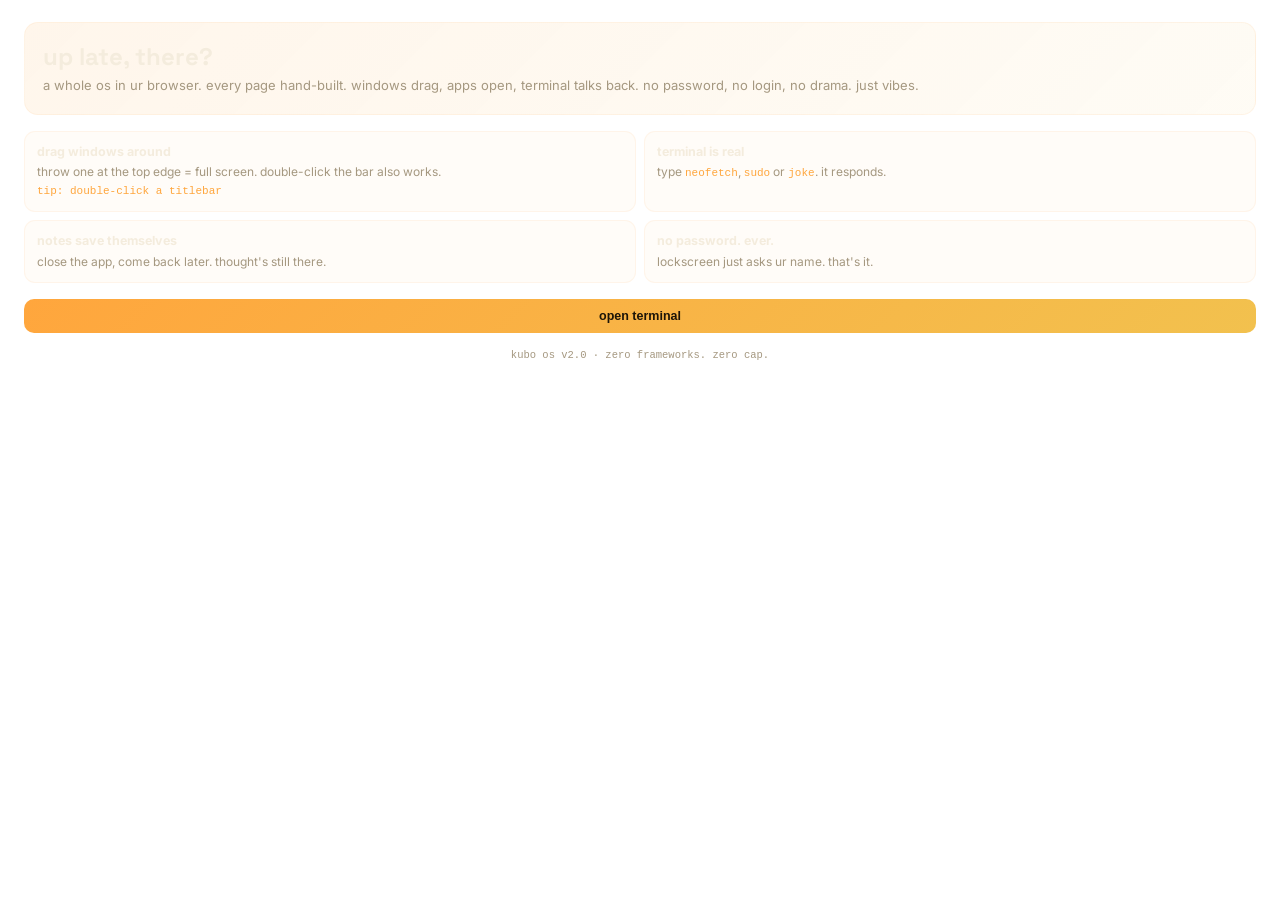
<file: apps/hello.html>
<!DOCTYPE html>
<html lang="en">
<head>
<meta charset="UTF-8">
<title>Welcome</title>
<link rel="stylesheet" href="app.css">
<style>
  .hello { padding: 22px 24px 20px; display: flex; flex-direction: column; gap: 16px; }
  .hello .hero {
    background: linear-gradient(135deg, rgba(255, 166, 61, 0.1), rgba(242, 193, 78, 0.06));
    border: 1px solid var(--line); border-radius: 14px; padding: 18px;
  }
  .hello .greet { font-family: var(--disp); font-size: 24px; font-weight: 700; margin-bottom: 4px; }
  .hello .sub { font-size: 13px; color: var(--dim); line-height: 1.5; }
  .hello .tips { display: grid; grid-template-columns: 1fr 1fr; gap: 8px; }
  .hello .tip {
    background: rgba(255, 196, 140, 0.06); border: 1px solid var(--line); border-radius: 11px;
    padding: 11px 12px; font-size: 12px; line-height: 1.5; color: var(--dim);
  }
  .hello .tip b { color: var(--txt); display: block; font-size: 12.5px; margin-bottom: 2px; }
  .hello .tip .k { color: var(--amber); font-family: var(--mono); font-size: 11px; }
  .hello .acts { display: flex; gap: 8px; }
  .hello .acts button {
    flex: 1; border: 1px solid var(--line); background: rgba(255, 196, 140, 0.1); color: var(--txt);
    border-radius: 10px; padding: 10px; font-size: 12.5px; font-weight: 700; cursor: pointer;
    transition: background .1s, transform .06s;
  }
  .hello .acts button:hover { background: rgba(255, 196, 140, 0.22); transform: translateY(-1px); }
  .hello .acts button.glow { background: linear-gradient(135deg, var(--amber), var(--gold)); color: var(--ink); border: none; }
  .hello .foot { font-size: 10.5px; color: var(--dim); text-align: center; font-family: var(--mono); }
</style>
</head>
<body>
<div class="hello">
  <div class="hero">
    <div class="greet" id="greet">hey.</div>
    <div class="sub">a whole os in ur browser. every page hand-built. windows drag, apps open, terminal talks back. no password, no login, no drama. just vibes.</div>
  </div>
  <div class="tips">
    <div class="tip"><b>drag windows around</b>throw one at the top edge = full screen. double-click the bar also works.<br><span class="k">tip: double-click a titlebar</span></div>
    <div class="tip"><b>terminal is real</b>type <span class="k">neofetch</span>, <span class="k">sudo</span> or <span class="k">joke</span>. it responds.</div>
    <div class="tip"><b>notes save themselves</b>close the app, come back later. thought's still there.</div>
    <div class="tip"><b>no password. ever.</b>lockscreen just asks ur name. that's it.</div>
  </div>
  <div class="acts"><button class="glow" id="w-term">open terminal</button></div>
  <div class="foot">kubo os v2.0 · zero frameworks. zero cap.</div>
</div>
<script>
var name = localStorage.getItem("kubo_name") || "there";
var h = new Date().getHours();
var greet = h < 5 ? "up late, " + name + "?" : h < 12 ? "good morning, " + name : h < 17 ? "good afternoon, " + name : h < 21 ? "good evening, " + name : "good night, " + name;
document.getElementById("greet").textContent = greet;
document.getElementById("w-term").onclick = function () {
  var p = window.parent;
  if (p && p.kuboOS) p.kuboOS.openApp("term");
  else window.location.href = "../index.html";
};
</script>
</body>
</html>
</file>
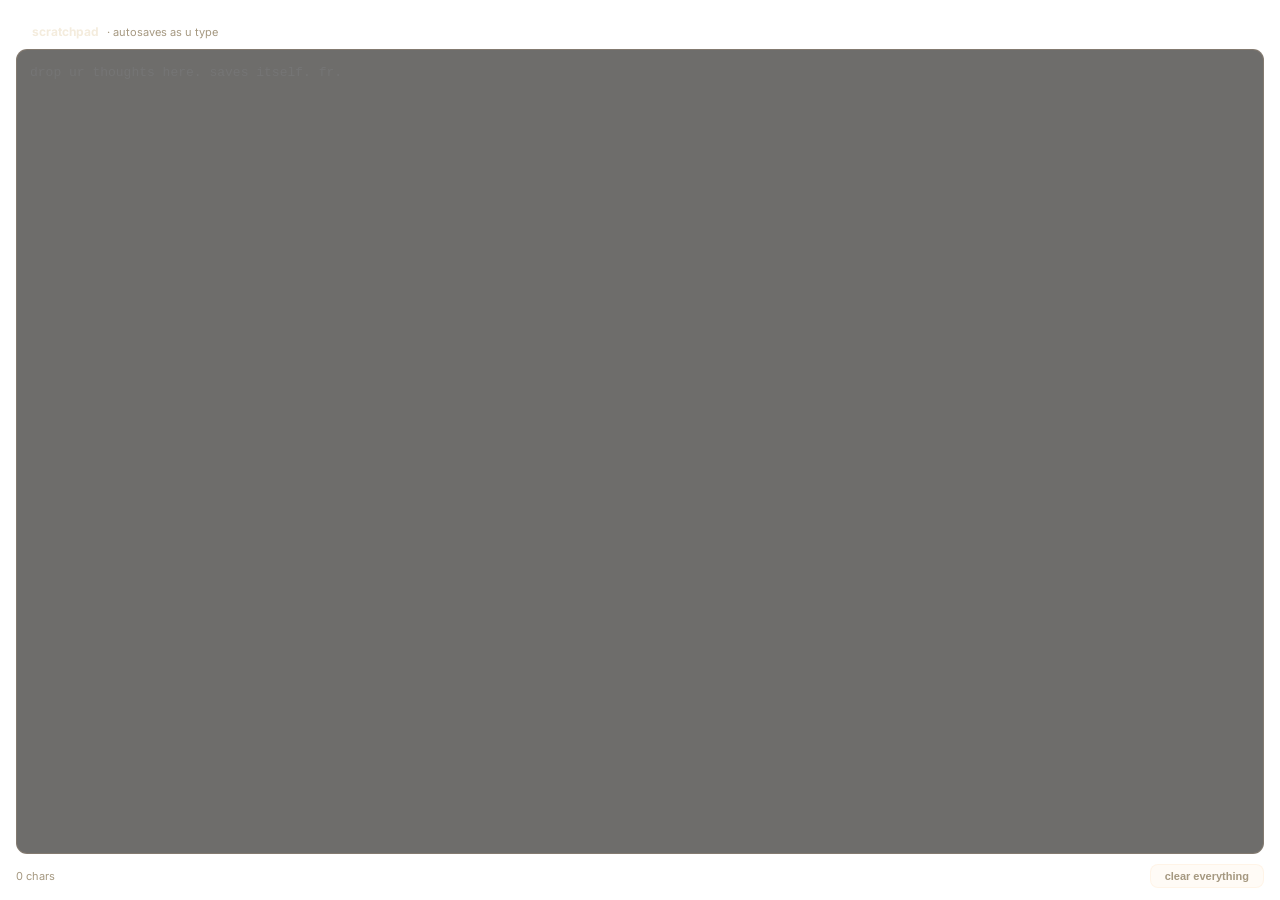
<file: apps/notes.html>
<!DOCTYPE html>
<html lang="en">
<head>
<meta charset="UTF-8">
<title>Notes</title>
<link rel="stylesheet" href="app.css">
<style>
  .notes { padding: 12px 16px; display: flex; flex-direction: column; gap: 10px; height: 100%; }
  .notes textarea {
    flex: 1; resize: none; background: rgba(14, 12, 9, 0.6); color: var(--txt);
    border: 1px solid var(--line); border-radius: 11px; padding: 13px;
    font-family: var(--mono); font-size: 13px; line-height: 1.6; outline: none;
    transition: border-color .15s;
  }
  .notes textarea:focus { border-color: rgba(255, 166, 61, 0.5); }
  .notes .meta { display: flex; justify-content: space-between; align-items: center; font-size: 11px; color: var(--dim); }
  .notes .meta button {
    border: 1px solid var(--line); background: rgba(255, 196, 140, 0.08); color: var(--dim);
    border-radius: 8px; padding: 5px 14px; cursor: pointer; font-size: 11px; font-weight: 700;
    transition: background .1s, color .1s;
  }
  .notes .meta button:hover { background: rgba(229, 72, 77, 0.2); color: var(--ember); border-color: rgba(229, 72, 77, 0.4); }
</style>
</head>
<body>
<div class="app notes">
  <div class="appbar"><b>scratchpad</b> · autosaves as u type</div>
  <textarea id="nt" placeholder="drop ur thoughts here. saves itself. fr."></textarea>
  <div class="meta"><span id="nbchars">0 chars</span><button id="nbclear">clear everything</button></div>
</div>
<script>
var ta = document.getElementById("nt");
var cnt = document.getElementById("nbchars");
ta.value = localStorage.getItem("kubo_note") || "";
cnt.textContent = ta.value.length + " chars";
var timer = null;
ta.addEventListener("input", function () {
  localStorage.setItem("kubo_note", ta.value);
  cnt.textContent = ta.value.length + " chars";
  if (!timer) {
    timer = setTimeout(function () {
      timer = null;
      var p = window.parent;
      if (p && p.kuboOS) p.kuboOS.toast("note <b>saved</b>");
    }, 900);
  }
});
document.getElementById("nbclear").onclick = function () {
  var p = window.parent;
  function wipe() {
    ta.value = "";
    localStorage.setItem("kubo_note", "");
    cnt.textContent = "0 chars";
    if (p && p.kuboOS) p.kuboOS.toast("scratchpad <b>wiped</b> clean");
  }
  if (p && p.kuboOS) p.kuboOS.ask("wipe ur whole scratchpad? no undo, bro.", wipe);
  else wipe();
};
</script>
</body>
</html>
</file>
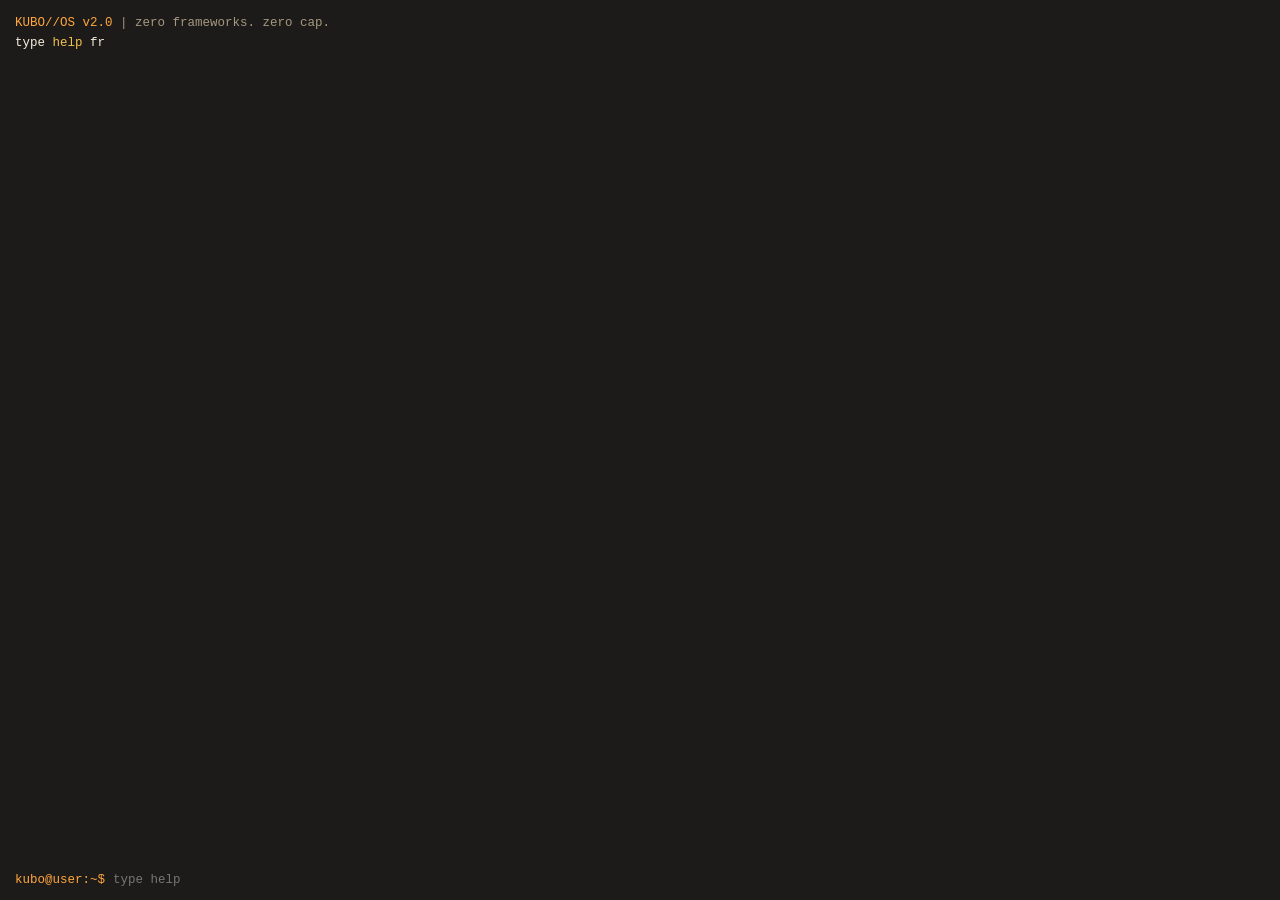
<file: apps/term.html>
<!DOCTYPE html>
<html lang="en">
<head>
<meta charset="UTF-8">
<title>Terminal</title>
<link rel="stylesheet" href="app.css">
<style>
  .term { height: 100%; display: flex; flex-direction: column; background: rgba(10, 8, 6, 0.92); }
  #termout { flex: 1; overflow-y: auto; padding: 13px 15px; font-family: var(--mono); font-size: 12.5px; line-height: 1.6; white-space: pre-wrap; word-break: break-all; }
  #termout .green { color: var(--amber); }
  #termout .cyan { color: var(--gold); }
  #termout .dim { color: var(--dim); }
  #termout .pink { color: var(--ember); }
  #termout .gold { color: var(--gold); }
  #termin { display: flex; align-items: center; gap: 8px; padding: 8px 15px 13px; font-family: var(--mono); font-size: 12.5px; }
  #termin .ps { color: var(--amber); white-space: nowrap; }
  #termin input { flex: 1; background: transparent; border: none; outline: none; color: var(--txt); font-family: var(--mono); font-size: 12.5px; caret-color: var(--amber); }
</style>
</head>
<body>
<div class="term">
  <div id="termout"></div>
  <div id="termin"><span class="ps" id="ps">kubo@user:~$</span><input id="termcmd" autocomplete="off" spellcheck="false" placeholder="type help"></div>
</div>
<script>
var out = document.getElementById("termout");
var inp = document.getElementById("termcmd");
var name = localStorage.getItem("kubo_name") || "user";
document.getElementById("ps").textContent = "kubo@" + name + ":~$";
var BANNER = '<span class="green">KUBO//OS v2.0</span> <span class="dim">| zero frameworks. zero cap.</span>\ntype <span class="cyan">help</span> fr';
print(BANNER);
function print(html) {
  var d = document.createElement("div");
  d.innerHTML = html;
  out.appendChild(d);
  out.scrollTop = out.scrollHeight;
}
inp.addEventListener("keydown", function (e) {
  if (e.key !== "Enter") return;
  var c = inp.value.trim();
  inp.value = "";
  print('<span class="cyan">kubo@' + name + '</span><span class="dim">:</span><span class="green">~</span><span class="dim">$</span> ' + c.replace(/</g, "&lt;"));
  run(c);
});
function run(c) {
  var a = c.split(/\s+/);
  var cmd = a[0].toLowerCase();
  switch (cmd) {
    case "help":
      print("commands: <span class='cyan'>help, neofetch, whoami, hi, joke, date, echo, open, clear, sudo, banner</span>");
      break;
    case "whoami": print("u are " + name + ". running an os where every page is hand-built. built different."); break;
    case "hi":
    case "hey":
    case "hello": print("yo " + name + ". drink water. touch grass. we good."); break;
    case "joke": print("why did the developer go broke?\nhe used up all his <span class='gold'>cache</span>. lol."); break;
    case "date": print(new Date().toString()); break;
    case "clear": out.innerHTML = ""; break;
    case "banner": print(BANNER); break;
    case "kubo":
    case "cube": print("the cube is watching. don't worry, it's on your side."); break;
    case "sudo": print("<span class='pink'>permission denied lol. no root here. u already have everything.</span>"); break;
    case "open":
      var target = a[1] ? a[1].toLowerCase() : "";
      var p = window.parent;
      if (target === "notes" || target === "calc" || target === "term" || target === "about" || target === "hello") {
        print("opening " + target + "...");
        if (p && p.kuboOS) p.kuboOS.openApp(target);
        else print("no desktop to open in. open this os first.");
      } else print("usage: open [welcome|notes|calc|term|about]");
      break;
    case "echo": print(a.slice(1).join(" ").replace(/</g, "&lt;") || " "); break;
    case "neofetch":
      print('<span class="green">user</span>  ' + name + '\n<span class="green">os</span>    KuboOS 2.0 (multi-page web build)\n<span class="green">wm</span>    kubo-wm: drag, snap, resize, all vanilla\n<span class="green">shell</span> ksh 2.0\n<span class="green">uptime</span> since u unlocked\n<span class="green">apps</span>  5. welcome, notes, calc, terminal, about\n<span class="green">pages</span> 7 html files, zero deps\n<span class="green">vibe</span>  no cap');
      break;
    case "": break;
    default: print("nah, that's not a command. type <span class='cyan'>help</span>");
  }
  inp.focus();
}
inp.focus();
</script>
</body>
</html>
</file>
<file: apps/app.css>
@import url("https://fonts.googleapis.com/css2?family=Inter:wght@400;500;600;700;800&family=Space+Grotesk:wght@500;600;700&display=swap");
* { margin: 0; padding: 0; box-sizing: border-box; }
:root {
  --bg: #0e0c09;
  --panel: rgba(24, 20, 15, 0.85);
  --panel2: rgba(30, 25, 19, 0.92);
  --line: rgba(255, 196, 140, 0.14);
  --txt: #f4ecdd;
  --dim: #a59880;
  --amber: #ffa63d;
  --ember: #f2703f;
  --gold: #f2c14e;
  --ink: #1d1508;
  --font: "Inter", "Segoe UI", system-ui, sans-serif;
  --disp: "Space Grotesk", "Inter", "Segoe UI", sans-serif;
  --mono: "Cascadia Code", Consolas, "Courier New", monospace;
}
html, body { height: 100%; }
body {
  font-family: var(--font);
  color: var(--txt);
  background: transparent;
  overflow: hidden;
  user-select: text;
  -webkit-user-select: text;
}
::selection { background: var(--amber); color: var(--ink); }
::-webkit-scrollbar { width: 9px; }
::-webkit-scrollbar-thumb { background: rgba(255, 196, 140, 0.22); border-radius: 6px; border: 2px solid transparent; background-clip: content-box; }
::-webkit-scrollbar-thumb:hover { background-color: rgba(255, 196, 140, 0.4); }
.app { height: 100%; display: flex; flex-direction: column; }
.appbar { display: flex; align-items: center; gap: 8px; padding: 12px 16px 0; font-size: 11px; color: var(--dim); }
.appbar b { color: var(--txt); font-size: 12px; }
</file>
